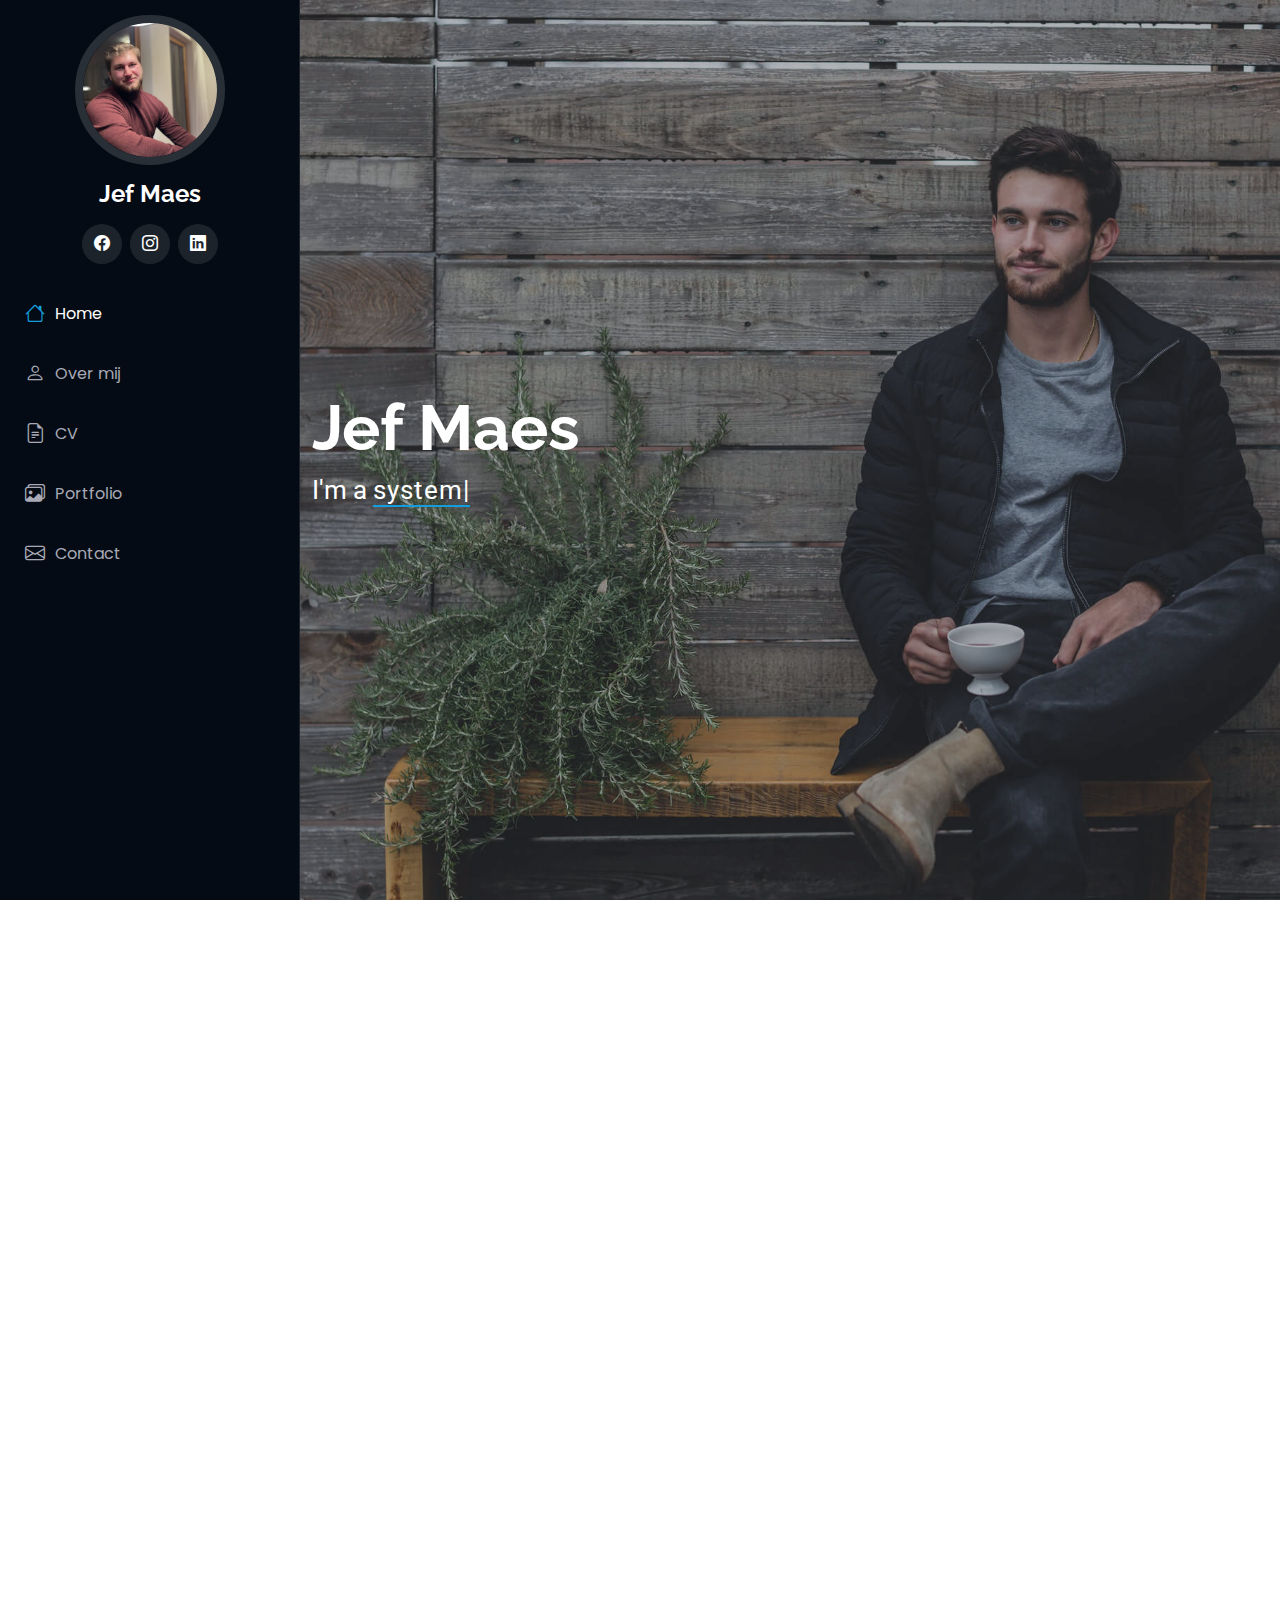
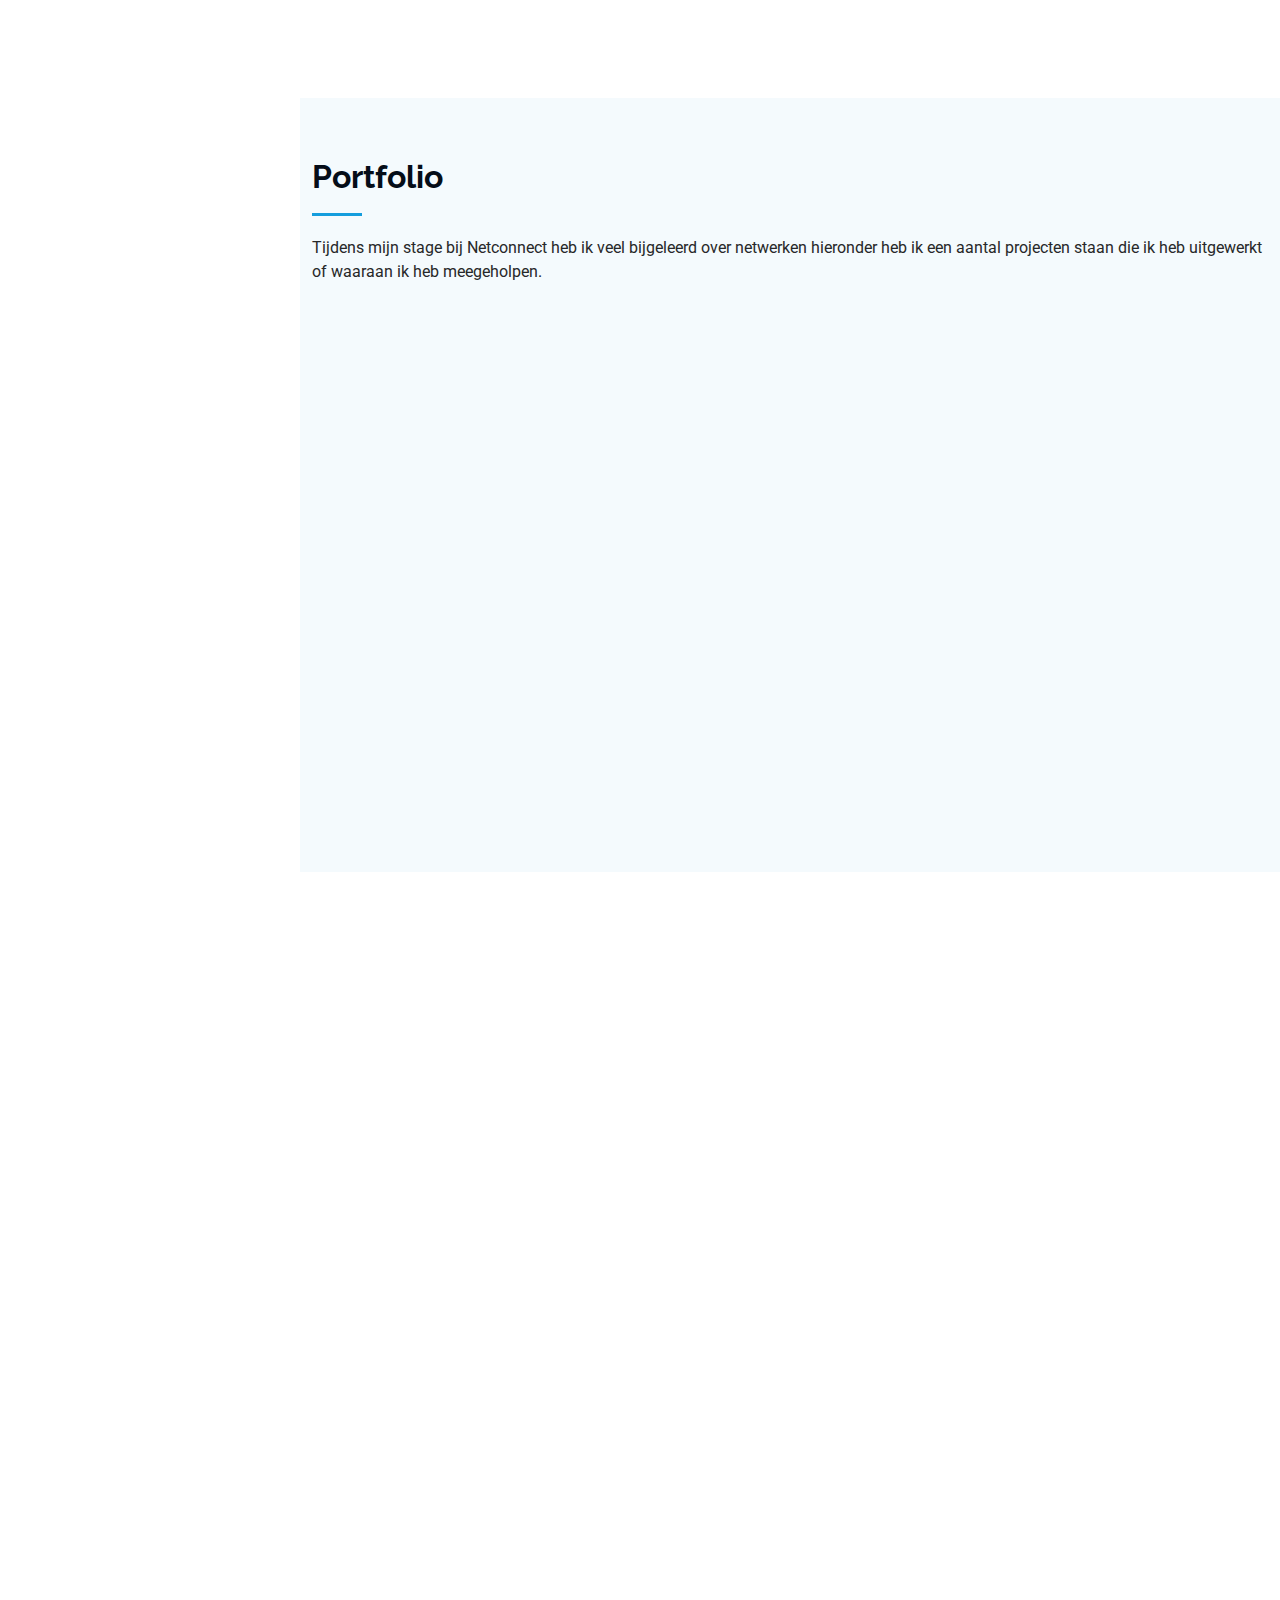
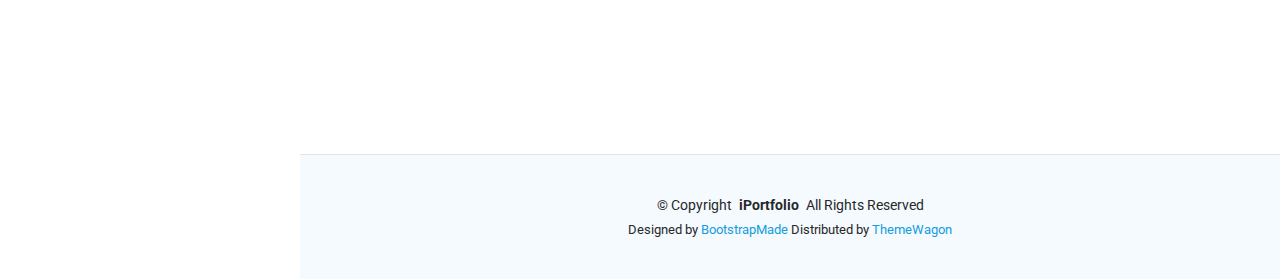
<file: index.html>
<!DOCTYPE html>
<html lang="en">

<head>
  <meta charset="utf-8">
  <meta content="width=device-width, initial-scale=1.0" name="viewport">
  <title>Portfolio - Jef Maes</title>
  <meta content="" name="description">
  <meta content="" name="keywords">

  <!-- Favicons -->
  <link href="assets/img/my-profile-img.jpg" rel="icon">
  <link href="assets/img/apple-touch-icon.png" rel="apple-touch-icon">

  <!-- Fonts -->
  <link href="https://fonts.googleapis.com" rel="preconnect">
  <link href="https://fonts.gstatic.com" rel="preconnect" crossorigin>
  <link href="https://fonts.googleapis.com/css2?family=Roboto:ital,wght@0,100;0,300;0,400;0,500;0,700;0,900;1,100;1,300;1,400;1,500;1,700;1,900&family=Poppins:ital,wght@0,100;0,200;0,300;0,400;0,500;0,600;0,700;0,800;0,900;1,100;1,200;1,300;1,400;1,500;1,600;1,700;1,800;1,900&family=Raleway:ital,wght@0,100;0,200;0,300;0,400;0,500;0,600;0,700;0,800;0,900;1,100;1,200;1,300;1,400;1,500;1,600;1,700;1,800;1,900&display=swap" rel="stylesheet">

  <!-- Vendor CSS Files -->
  <link href="assets/vendor/bootstrap/css/bootstrap.min.css" rel="stylesheet">
  <link href="assets/vendor/bootstrap-icons/bootstrap-icons.css" rel="stylesheet">
  <link href="assets/vendor/aos/aos.css" rel="stylesheet">
  <link href="assets/vendor/glightbox/css/glightbox.min.css" rel="stylesheet">
  <link href="assets/vendor/swiper/swiper-bundle.min.css" rel="stylesheet">

  <!-- Main CSS File -->
  <link href="assets/css/main.css" rel="stylesheet">

  <!-- =======================================================
  * Template Name: iPortfolio
  * Template URL: https://bootstrapmade.com/iportfolio-bootstrap-portfolio-websites-template/
  * Updated: Jun 29 2024 with Bootstrap v5.3.3
  * Author: BootstrapMade.com
  * License: https://bootstrapmade.com/license/
  ======================================================== -->
</head>

<body class="index-page">

  <header id="header" class="header dark-background d-flex flex-column">
    <i class="header-toggle d-xl-none bi bi-list"></i>

    <div class="profile-img">
      <img src="assets/img/my-profile-img.jpg" alt="" class="img-fluid rounded-circle">
    </div>

    <a href="index.html" class="logo d-flex align-items-center justify-content-center">
      <!-- Uncomment the line below if you also wish to use an image logo -->
      <!-- <img src="assets/img/logo.png" alt=""> -->
      <h1 class="sitename">Jef Maes</h1>
    </a>

    <div class="social-links text-center">
      <a href="https://www.facebook.com/jef.maes.52" class="facebook"><i class="bi bi-facebook"></i></a>
      <a href="https://www.instagram.com/jef_maes229/" class="instagram"><i class="bi bi-instagram"></i></a>
      <a href="https://www.linkedin.com/in/jef-maes-78990a292/" class="linkedin"><i class="bi bi-linkedin"></i></a>
    </div>

    <nav id="navmenu" class="navmenu">
      <ul>
        <li><a href="#hero" class="active"><i class="bi bi-house navicon"></i>Home</a></li>
        <li><a href="#about"><i class="bi bi-person navicon"></i> Over mij</a></li>
        <li><a href="#resume"><i class="bi bi-file-earmark-text navicon"></i> CV</a></li>
        <li><a href="#portfolio"><i class="bi bi-images navicon"></i> Portfolio</a></li>
        <li><a href="#contact"><i class="bi bi-envelope navicon"></i> Contact</a></li>
      </ul>
    </nav>

  </header>

  <main class="main">

    <!-- Hero Section -->
    <section id="hero" class="hero section dark-background">

      <img src="assets/img/hero-bg.jpg" alt="" data-aos="fade-in" class="">

      <div class="container" data-aos="fade-up" data-aos-delay="100">
        <h2>Jef Maes</h2>
        <p>I'm a <span class="typed" data-typed-items="system engineer, network engineer"></span><span class="typed-cursor typed-cursor--blink" aria-hidden="true"></span><span class="typed-cursor typed-cursor--blink" aria-hidden="true"></span></p>
      </div>

    </section><!-- /Hero Section -->

    <!-- About Section -->
    <section id="about" class="about section">

      <!-- Section Title -->
      <div class="container section-title" data-aos="fade-up">
        <h2>Over mij</h2>
        <p>Hallo, ik ben Jef Maes – bijna afgestudeerd in Systeem- en Netwerkbeheer. Met ervaring in systeembeheer, netwerkinstallaties en troubleshooting help ik mee aan stabiele en veilige IT-omgevingen.</p>
      </div><!-- End Section Title -->

      <div class="container" data-aos="fade-up" data-aos-delay="100">

        <div class="row gy-4 justify-content-center">
          <div class="col-lg-4">
            <img src="assets/img/my-profile-img.jpg" class="img-fluid" alt="">
          </div>
          <div class="col-lg-8 content">
            <h2>Systeem- en netwerkbeheerder</h2>
            <p class="py-3">
              Ik ben Jef Maes, 23 jaar en in de afrondende fase van mijn opleiding Systeem- en Netwerkbeheer aan Thomas More Geel. 
              Tijdens mijn 14 weken durende stage bij Netconnect kreeg ik de kans om zelfstandig aan projecten te werken zoals het configureren van Ruckus-switches, 
              het opzetten van VPN-tunnels en SSO-integratie met Microsoft en Fortigate.
            </p>
            <div class="row">
              <div class="col-lg-6">
                <ul>
                  <li><i class="bi bi-chevron-right"></i> <strong>Geboortedatum:</strong> <span>1 Juli 2001</span></li>
                  <li><i class="bi bi-chevron-right"></i> <strong>GSM nummer:</strong> <span>+32 468 32 83 45</span></li>
                  <li><i class="bi bi-chevron-right"></i> <strong>Woonplaats:</strong> <span>Poederlee, Antwerpen</span></li>
                </ul>
              </div>
              <div class="col-lg-6">
                <ul>
                  <li><i class="bi bi-chevron-right"></i> <strong>Leeftijd:</strong> <span>23</span></li>
                  <li><i class="bi bi-chevron-right"></i> <strong>Diploma:</strong> <span>Graduaat</span></li>
                  <li><i class="bi bi-chevron-right"></i> <strong>Email:</strong> <span>jefmaes@telenet.be</span></li>
                </ul>
              </div>
            </div>
            <p class="py-3">
              Daarvoor werkte ik twee jaar bij DNCS als technieker in camerabewaking en toegangscontrole. 
              Deze combinatie van praktijkervaring en opleiding geeft me een sterk profiel, met focus op Windows- en cloudomgevingen. 
              Ik hou ervan om problemen efficiënt op te lossen, gestructureerd te werken en bij te leren in een professionele IT-context.
            </p>
          </div>
        </div>

      </div>

    </section><!-- /About Section -->

    <!-- Skills Section -->
    <section id="skills" class="skills section light-background">

      <!-- Section Title -->
      <div class="container section-title" data-aos="fade-up">
        <h2>Vaardigheden</h2>
      </div><!-- End Section Title -->

      <div class="container" data-aos="fade-up" data-aos-delay="100">

        <div class="row skills-content skills-animation">

          <div class="col-lg-6">

            <div class="progress">
              <span class="skill"><span>windows</span> <i class="val">75%</i></span>
              <div class="progress-bar-wrap">
                <div class="progress-bar" role="progressbar" aria-valuenow="75" aria-valuemin="0" aria-valuemax="100"></div>
              </div>
            </div><!-- End Skills Item -->

            <div class="progress">
              <span class="skill"><span>Linux</span> <i class="val">65%</i></span>
              <div class="progress-bar-wrap">
                <div class="progress-bar" role="progressbar" aria-valuenow="65" aria-valuemin="0" aria-valuemax="100"></div>
              </div>
            </div><!-- End Skills Item -->

            <div class="progress">
              <span class="skill"><span>AWS cloud</span> <i class="val">75%</i></span>
              <div class="progress-bar-wrap">
                <div class="progress-bar" role="progressbar" aria-valuenow="75" aria-valuemin="0" aria-valuemax="100"></div>
              </div>
            </div><!-- End Skills Item -->

          </div>

          <div class="col-lg-6">

            <div class="progress">
              <span class="skill"><span>CCNA</span> <i class="val">70%</i></span>
              <div class="progress-bar-wrap">
                <div class="progress-bar" role="progressbar" aria-valuenow="70" aria-valuemin="0" aria-valuemax="100"></div>
              </div>
            </div><!-- End Skills Item -->

            <div class="progress">
              <span class="skill"><span>Microsoft Entra</span> <i class="val">30%</i></span>
              <div class="progress-bar-wrap">
                <div class="progress-bar" role="progressbar" aria-valuenow="30" aria-valuemin="0" aria-valuemax="100"></div>
              </div>
            </div><!-- End Skills Item -->

            <div class="progress">
              <span class="skill"><span>mikrotik</span> <i class="val">30%</i></span>
              <div class="progress-bar-wrap">
                <div class="progress-bar" role="progressbar" aria-valuenow="30" aria-valuemin="0" aria-valuemax="100"></div>
              </div>
            </div><!-- End Skills Item -->

          </div>

        </div>

      </div>

    </section><!-- /Skills Section -->

    <!-- Resume Section -->
    <section id="resume" class="resume section">

      <!-- Section Title -->
      <div class="container section-title" data-aos="fade-up">
        <h2>CV</h2>
      </div><!-- End Section Title -->

      <div class="container">

        <div class="row">

          <div class="col-lg-6" data-aos="fade-up" data-aos-delay="100">
            <h3 class="resume-title">Inleiding</h3>
            <div class="resume-item pb-0">
              <h4>Jef Maes</h4>
              <p><em>Gedreven IT-professional in de laatste fase van de opleiding Systeem- en Netwerkbeheer. Praktijkervaring met netwerkconfiguratie, troubleshooting en Windows-omgevingen via stage bij Netconnect en eerdere job bij DNCS. Sterk in oplossingsgericht werken en teamwork.</em></p>
              <ul>
                <li>Dorp 67, 2275 Poederlee</li>
                <li>+32 468 32 83 45</li>
                <li>Jef Maes</li>
              </ul>
            </div><!-- Edn Resume Item -->

            <h3 class="resume-title">Opleidingen</h3>
            <div class="resume-item">
              <h4>bachelor elektronica ict</h4>
              <h5>2019 - 2021</h5>
              <p><em>AP hogeschool</em></p>
            </div><!-- Edn Resume Item -->

            <div class="resume-item">
              <h4>Graduaat Systeem- en netwerkbeheer</h4>
              <h5>2023 - 2025</h5>
              <p><em>Thomas More hogeschool Geel</em></p>
            </div><!-- Edn Resume Item -->

            <h3 class="resume-title">Vrije tijd</h3>
            <div class="resume-item">
              <h4>Scouts</h4>
              <ul>
                <p>Na 18 jaar in de scouts, waarvan 6 als leiding, ontwikkelde ik waardevolle soft skills in samenwerking en verantwoordelijkheid. Als kassier gedurende drie jaar, verwierf ik expertise in het organiseren van projecten zoals kampen en fuiven, met sterke coördinatie- en logistieke vaardigheden.</p>
              </ul>
            </div><!-- Edn Resume Item -->

          </div>

          <div class="col-lg-6" data-aos="fade-up" data-aos-delay="200">
            <h3 class="resume-title">Werkervaring</h3>
            <div class="resume-item">
              <h4>Technieker DNCS</h4>
              <h5>2021-2023</h5>
              <p><em>DNCS Beersebaan 120/2, 2275 Lille </em></p>
              <ul>
                <p>Na twee jaar werkervaring voel ik me helemaal op mijn gemak in een professionele omgeving. Ik heb geleerd hoe ik me kan aanpassen, goed kan samenwerken en mijn taken effectief kan uitvoeren in zo'n setting. Daar heb ik ook meer de hardware kant van netwerken leren kennen, racks en switchen plaatsen. CCTV plaatsen en configureren.</p>
              </ul>
            </div><!-- Edn Resume Item -->

            <div class="resume-item">
              <h4>Kelner</h4>
              <h5>2018-2021 / 2023-heden</h5>
              <p><em>D’Achste Zaligheid | Poederleese weg 111, 2275 Lille</em></p>
              <ul>
                <p>Gedurende 4 jaar als kelner lag mijn focus op verantwoordelijkheid, samenwerking en klantvriendelijkheid. Ik waarborgde nauwkeurigheid en werkte goed in teamverband om consistente, uitstekende service te bieden aan gasten.</p>
              </ul>
            </div><!-- Edn Resume Item -->

          </div>

        </div>

      </div>

    </section><!-- /Resume Section -->
    
    
    <!--Portfolio section-->
    <section id="portfolio" class="portfolio section light-background">

      <!-- Section Title -->
      <div class="container section-title aos-init aos-animate" data-aos="fade-up">
        <h2>Portfolio</h2>
        <p>Tijdens mijn stage bij Netconnect heb ik veel bijgeleerd over netwerken hieronder heb ik een aantal projecten staan die ik heb uitgewerkt of waaraan ik heb meegeholpen.</p>
      </div><!-- End Section Title -->
  
      <div class="container">
  
        <div class="isotope-layout" data-default-filter="*" data-layout="masonry" data-sort="original-order">
    
          <div class="row gy-4 isotope-container" data-aos="fade-up" data-aos-delay="200">
  
            <div class="col-lg-4 col-md-6 portfolio-item isotope-item filter-app">
              <div class="portfolio-content h-100">
                <img src="assets/img/Portfolio/RuckusProject.jpeg" class="img-fluid" alt="">
                <div class="portfolio-info">
                  <h4>Ruckus Project</h4>
                  <p>Project met Ruckus-switches in stack en fiber uplinks</p>
                  <a href="assets/img/Portfolio/RuckusProject.jpeg" title="Ruckus Project" data-gallery="portfolio-gallery-app" class="glightbox preview-link"><i class="bi bi-zoom-in"></i></a>            
                </div>
              </div>
            </div><!-- End Portfolio Item -->

            <div class="col-lg-4 col-md-6 portfolio-item isotope-item filter-product">
              <div class="portfolio-content h-100">
                <img src="assets/img/Portfolio/Mikrotik.jpg" class="img-fluid" alt="">
                <div class="portfolio-info">
                  <h4>Microtik config</h4>
                  <p>configureren van een Mikrotik router, voor gebruik in een hotel</p>
                  <a href="assets/img/Portfolio/Mikrotik.jpg" title="Microtik config" data-gallery="portfolio-gallery-product" class="glightbox preview-link"><i class="bi bi-zoom-in"></i></a>                 
                </div>
              </div>
            </div><!-- End Portfolio Item -->

            <div class="col-lg-4 col-md-6 portfolio-item isotope-item filter-branding">
              <div class="portfolio-content h-100">
                <img src="assets/img/Portfolio/OLVplus.jpeg" class="img-fluid" alt="">
                <div class="portfolio-info">
                  <h4>Netwerk overzetting</h4>
                  <p>Voledig netwerk naar nieuwe apparatuur overzetten </p>
                  <a href="assets/img/Portfolio/OLVplus.jpeg" title="Netwerk overzetting" data-gallery="portfolio-gallery-branding" class="glightbox preview-link"><i class="bi bi-zoom-in"></i></a>
                </div>
              </div>
            </div><!-- End Portfolio Item -->
          </div><!-- End Portfolio Container -->
  
        </div>
  
      </div>
  
    </section>
    
  
    <!-- Contact Section -->
    <section id="contact" class="contact section">

      <!-- Section Title -->
      <div class="container section-title" data-aos="fade-up">
        <h2>Contact</h2>
        <p>Laat gerust een bericht achter, ik neem zo snel mogelijk contact met je op.</p>
      </div><!-- End Section Title -->

      <div class="container" data-aos="fade-up" data-aos-delay="100">

        <div class="row gy-4">

          <div class="col-lg-5">

            <div class="info-wrap">
              <div class="info-item d-flex" data-aos="fade-up" data-aos-delay="200">
                <i class="bi bi-geo-alt flex-shrink-0"></i>
                <div>
                  <h3>Adres</h3>
                  <p>Dorp 67, 2275 Poederlee, Antwerpen België</p>
                </div>
              </div><!-- End Info Item -->

              <div class="info-item d-flex" data-aos="fade-up" data-aos-delay="300">
                <i class="bi bi-telephone flex-shrink-0"></i>
                <div>
                  <h3>GSM nummer</h3>
                  <p>+32 468 32 83 45</p>
                </div>
              </div><!-- End Info Item -->

              <div class="info-item d-flex" data-aos="fade-up" data-aos-delay="400">
                <i class="bi bi-envelope flex-shrink-0"></i>
                <div>
                  <h3>Email</h3>
                  <p>jefmaes@telenet.be</p>
                </div>
              </div><!-- End Info Item -->

              <iframe src="https://www.google.com/maps/embed?pb=!1m18!1m12!1m3!1d2309.7100186224447!2d4.830308511929361!3d51.23030037163378!2m3!1f0!2f0!3f0!3m2!1i1024!2i768!4f13.1!3m3!1m2!1s0x47c152dc2245a3f5%3A0xb572111ef27b5ce5!2sDorp%2067%2C%202275%20Lille!5e1!3m2!1sen!2sbe!4v1748457443963!5m2!1sen!2sbe" frameborder="0" style="border:0; width: 100%; height: 270px;" allowfullscreen="" loading="lazy" referrerpolicy="no-referrer-when-downgrade"></iframe>
            </div>
          </div>

        </div>

      </div>

    </section><!-- /Contact Section -->

  </main>

  <footer id="footer" class="footer position-relative light-background">

    <div class="container">
      <div class="copyright text-center ">
        <p>© <span>Copyright</span> <strong class="px-1 sitename">iPortfolio</strong> <span>All Rights Reserved</span></p>
      </div>
      <div class="credits">
        <!-- All the links in the footer should remain intact. -->
        <!-- You can delete the links only if you've purchased the pro version. -->
        <!-- Licensing information: https://bootstrapmade.com/license/ -->
        <!-- Purchase the pro version with working PHP/AJAX contact form: [buy-url] -->
        Designed by <a href="https://bootstrapmade.com/">BootstrapMade</a> Distributed by <a href="https://themewagon.com">ThemeWagon</a>
      </div>
    </div>

  </footer>

  <!-- Scroll Top -->
  <a href="#" id="scroll-top" class="scroll-top d-flex align-items-center justify-content-center"><i class="bi bi-arrow-up-short"></i></a>

  <!-- Preloader -->
  <div id="preloader"></div>

  <!-- Vendor JS Files -->
  <script src="assets/vendor/bootstrap/js/bootstrap.bundle.min.js"></script>
  <script src="assets/vendor/php-email-form/validate.js"></script>
  <script src="assets/vendor/aos/aos.js"></script>
  <script src="assets/vendor/typed.js/typed.umd.js"></script>
  <script src="assets/vendor/purecounter/purecounter_vanilla.js"></script>
  <script src="assets/vendor/waypoints/noframework.waypoints.js"></script>
  <script src="assets/vendor/glightbox/js/glightbox.min.js"></script>
  <script src="assets/vendor/imagesloaded/imagesloaded.pkgd.min.js"></script>
  <script src="assets/vendor/isotope-layout/isotope.pkgd.min.js"></script>
  <script src="assets/vendor/swiper/swiper-bundle.min.js"></script>

  <!-- Main JS File -->
  <script src="assets/js/main.js"></script>

</body>

</html>
</file>
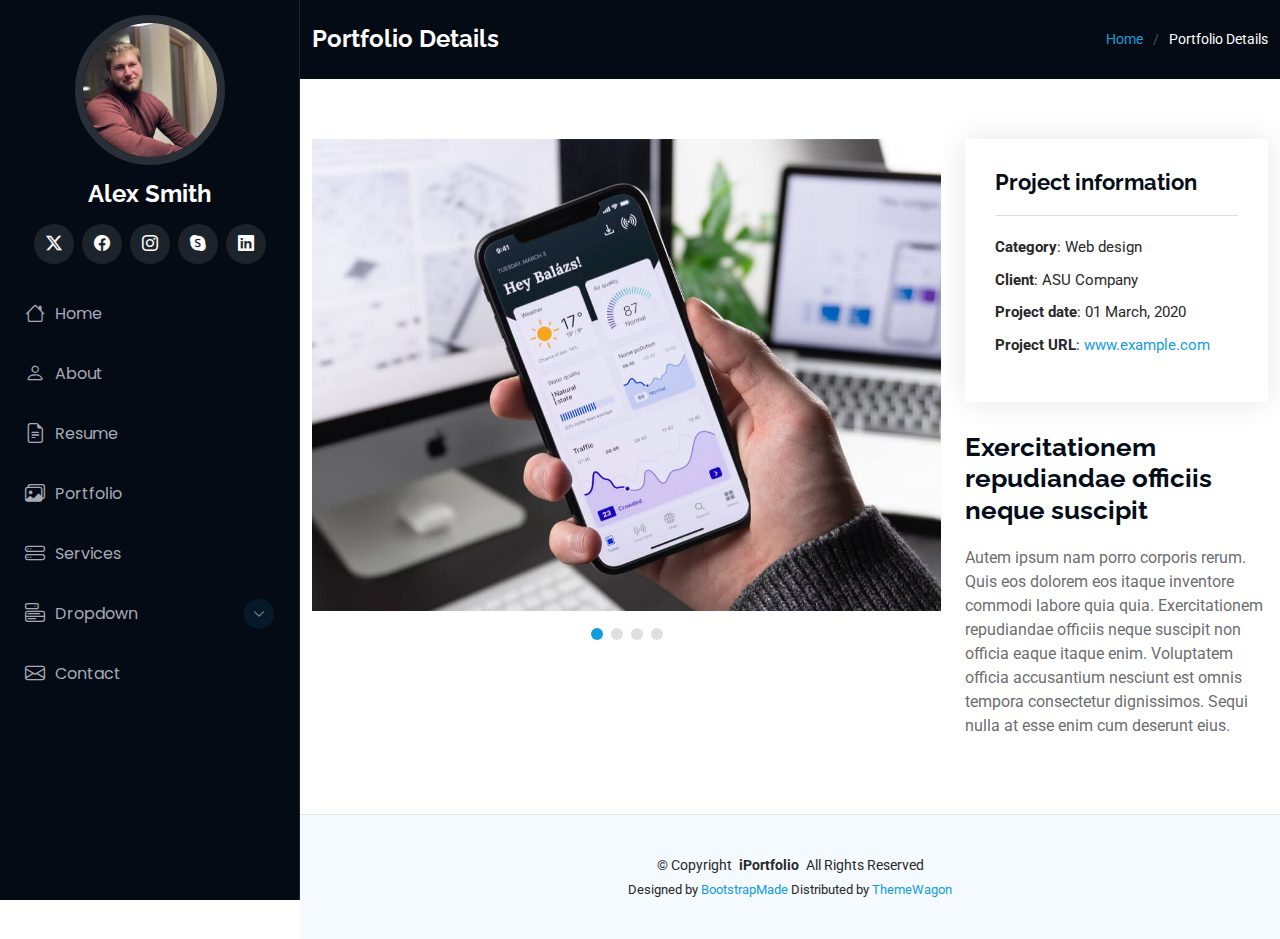
<file: portfolio-details.html>
<!DOCTYPE html>
<html lang="en">

<head>
  <meta charset="utf-8">
  <meta content="width=device-width, initial-scale=1.0" name="viewport">
  <title>Portfolio Details - iPortfolio Bootstrap Template</title>
  <meta content="" name="description">
  <meta content="" name="keywords">

  <!-- Favicons -->
  <link href="assets/img/favicon.png" rel="icon">
  <link href="assets/img/apple-touch-icon.png" rel="apple-touch-icon">

  <!-- Fonts -->
  <link href="https://fonts.googleapis.com" rel="preconnect">
  <link href="https://fonts.gstatic.com" rel="preconnect" crossorigin>
  <link href="https://fonts.googleapis.com/css2?family=Roboto:ital,wght@0,100;0,300;0,400;0,500;0,700;0,900;1,100;1,300;1,400;1,500;1,700;1,900&family=Poppins:ital,wght@0,100;0,200;0,300;0,400;0,500;0,600;0,700;0,800;0,900;1,100;1,200;1,300;1,400;1,500;1,600;1,700;1,800;1,900&family=Raleway:ital,wght@0,100;0,200;0,300;0,400;0,500;0,600;0,700;0,800;0,900;1,100;1,200;1,300;1,400;1,500;1,600;1,700;1,800;1,900&display=swap" rel="stylesheet">

  <!-- Vendor CSS Files -->
  <link href="assets/vendor/bootstrap/css/bootstrap.min.css" rel="stylesheet">
  <link href="assets/vendor/bootstrap-icons/bootstrap-icons.css" rel="stylesheet">
  <link href="assets/vendor/aos/aos.css" rel="stylesheet">
  <link href="assets/vendor/glightbox/css/glightbox.min.css" rel="stylesheet">
  <link href="assets/vendor/swiper/swiper-bundle.min.css" rel="stylesheet">

  <!-- Main CSS File -->
  <link href="assets/css/main.css" rel="stylesheet">

  <!-- =======================================================
  * Template Name: iPortfolio
  * Template URL: https://bootstrapmade.com/iportfolio-bootstrap-portfolio-websites-template/
  * Updated: Jun 29 2024 with Bootstrap v5.3.3
  * Author: BootstrapMade.com
  * License: https://bootstrapmade.com/license/
  ======================================================== -->
</head>

<body class="portfolio-details-page">

  <header id="header" class="header dark-background d-flex flex-column">
    <i class="header-toggle d-xl-none bi bi-list"></i>

    <div class="profile-img">
      <img src="assets/img/my-profile-img.jpg" alt="" class="img-fluid rounded-circle">
    </div>

    <a href="index.html" class="logo d-flex align-items-center justify-content-center">
      <!-- Uncomment the line below if you also wish to use an image logo -->
      <!-- <img src="assets/img/logo.png" alt=""> -->
      <h1 class="sitename">Alex Smith</h1>
    </a>

    <div class="social-links text-center">
      <a href="#" class="twitter"><i class="bi bi-twitter-x"></i></a>
      <a href="#" class="facebook"><i class="bi bi-facebook"></i></a>
      <a href="#" class="instagram"><i class="bi bi-instagram"></i></a>
      <a href="#" class="google-plus"><i class="bi bi-skype"></i></a>
      <a href="#" class="linkedin"><i class="bi bi-linkedin"></i></a>
    </div>

    <nav id="navmenu" class="navmenu">
      <ul>
        <li><a href="#hero"><i class="bi bi-house navicon"></i>Home</a></li>
        <li><a href="#about"><i class="bi bi-person navicon"></i> About</a></li>
        <li><a href="#resume"><i class="bi bi-file-earmark-text navicon"></i> Resume</a></li>
        <li><a href="#portfolio"><i class="bi bi-images navicon"></i> Portfolio</a></li>
        <li><a href="#services"><i class="bi bi-hdd-stack navicon"></i> Services</a></li>
        <li class="dropdown"><a href="#"><i class="bi bi-menu-button navicon"></i> <span>Dropdown</span> <i class="bi bi-chevron-down toggle-dropdown"></i></a>
          <ul>
            <li><a href="#">Dropdown 1</a></li>
            <li class="dropdown"><a href="#"><span>Deep Dropdown</span> <i class="bi bi-chevron-down toggle-dropdown"></i></a>
              <ul>
                <li><a href="#">Deep Dropdown 1</a></li>
                <li><a href="#">Deep Dropdown 2</a></li>
                <li><a href="#">Deep Dropdown 3</a></li>
                <li><a href="#">Deep Dropdown 4</a></li>
                <li><a href="#">Deep Dropdown 5</a></li>
              </ul>
            </li>
            <li><a href="#">Dropdown 2</a></li>
            <li><a href="#">Dropdown 3</a></li>
            <li><a href="#">Dropdown 4</a></li>
          </ul>
        </li>
        <li><a href="#contact"><i class="bi bi-envelope navicon"></i> Contact</a></li>
      </ul>
    </nav>

  </header>

  <main class="main">

    <!-- Page Title -->
    <div class="page-title dark-background">
      <div class="container d-lg-flex justify-content-between align-items-center">
        <h1 class="mb-2 mb-lg-0">Portfolio Details</h1>
        <nav class="breadcrumbs">
          <ol>
            <li><a href="index.html">Home</a></li>
            <li class="current">Portfolio Details</li>
          </ol>
        </nav>
      </div>
    </div><!-- End Page Title -->

    <!-- Portfolio Details Section -->
    <section id="portfolio-details" class="portfolio-details section">

      <div class="container" data-aos="fade-up" data-aos-delay="100">

        <div class="row gy-4">

          <div class="col-lg-8">
            <div class="portfolio-details-slider swiper init-swiper">

              <script type="application/json" class="swiper-config">
                {
                  "loop": true,
                  "speed": 600,
                  "autoplay": {
                    "delay": 5000
                  },
                  "slidesPerView": "auto",
                  "pagination": {
                    "el": ".swiper-pagination",
                    "type": "bullets",
                    "clickable": true
                  }
                }
              </script>

              <div class="swiper-wrapper align-items-center">

                <div class="swiper-slide">
                  <img src="assets/img/portfolio/app-1.jpg" alt="">
                </div>

                <div class="swiper-slide">
                  <img src="assets/img/portfolio/product-1.jpg" alt="">
                </div>

                <div class="swiper-slide">
                  <img src="assets/img/portfolio/branding-1.jpg" alt="">
                </div>

                <div class="swiper-slide">
                  <img src="assets/img/portfolio/books-1.jpg" alt="">
                </div>

              </div>
              <div class="swiper-pagination"></div>
            </div>
          </div>

          <div class="col-lg-4">
            <div class="portfolio-info" data-aos="fade-up" data-aos-delay="200">
              <h3>Project information</h3>
              <ul>
                <li><strong>Category</strong>: Web design</li>
                <li><strong>Client</strong>: ASU Company</li>
                <li><strong>Project date</strong>: 01 March, 2020</li>
                <li><strong>Project URL</strong>: <a href="#">www.example.com</a></li>
              </ul>
            </div>
            <div class="portfolio-description" data-aos="fade-up" data-aos-delay="300">
              <h2>Exercitationem repudiandae officiis neque suscipit</h2>
              <p>
                Autem ipsum nam porro corporis rerum. Quis eos dolorem eos itaque inventore commodi labore quia quia. Exercitationem repudiandae officiis neque suscipit non officia eaque itaque enim. Voluptatem officia accusantium nesciunt est omnis tempora consectetur dignissimos. Sequi nulla at esse enim cum deserunt eius.
              </p>
            </div>
          </div>

        </div>

      </div>

    </section><!-- /Portfolio Details Section -->

  </main>

  <footer id="footer" class="footer position-relative light-background">

    <div class="container">
      <div class="copyright text-center ">
        <p>© <span>Copyright</span> <strong class="px-1 sitename">iPortfolio</strong> <span>All Rights Reserved</span></p>
      </div>
      <div class="credits">
        <!-- All the links in the footer should remain intact. -->
        <!-- You can delete the links only if you've purchased the pro version. -->
        <!-- Licensing information: https://bootstrapmade.com/license/ -->
        <!-- Purchase the pro version with working PHP/AJAX contact form: [buy-url] -->
        Designed by <a href="https://bootstrapmade.com/">BootstrapMade</a> Distributed by <a href="https://themewagon.com">ThemeWagon</a>
      </div>
    </div>

  </footer>

  <!-- Scroll Top -->
  <a href="#" id="scroll-top" class="scroll-top d-flex align-items-center justify-content-center"><i class="bi bi-arrow-up-short"></i></a>

  <!-- Preloader -->
  <div id="preloader"></div>

  <!-- Vendor JS Files -->
  <script src="assets/vendor/bootstrap/js/bootstrap.bundle.min.js"></script>
  <script src="assets/vendor/php-email-form/validate.js"></script>
  <script src="assets/vendor/aos/aos.js"></script>
  <script src="assets/vendor/typed.js/typed.umd.js"></script>
  <script src="assets/vendor/purecounter/purecounter_vanilla.js"></script>
  <script src="assets/vendor/waypoints/noframework.waypoints.js"></script>
  <script src="assets/vendor/glightbox/js/glightbox.min.js"></script>
  <script src="assets/vendor/imagesloaded/imagesloaded.pkgd.min.js"></script>
  <script src="assets/vendor/isotope-layout/isotope.pkgd.min.js"></script>
  <script src="assets/vendor/swiper/swiper-bundle.min.js"></script>

  <!-- Main JS File -->
  <script src="assets/js/main.js"></script>

</body>

</html>
</file>
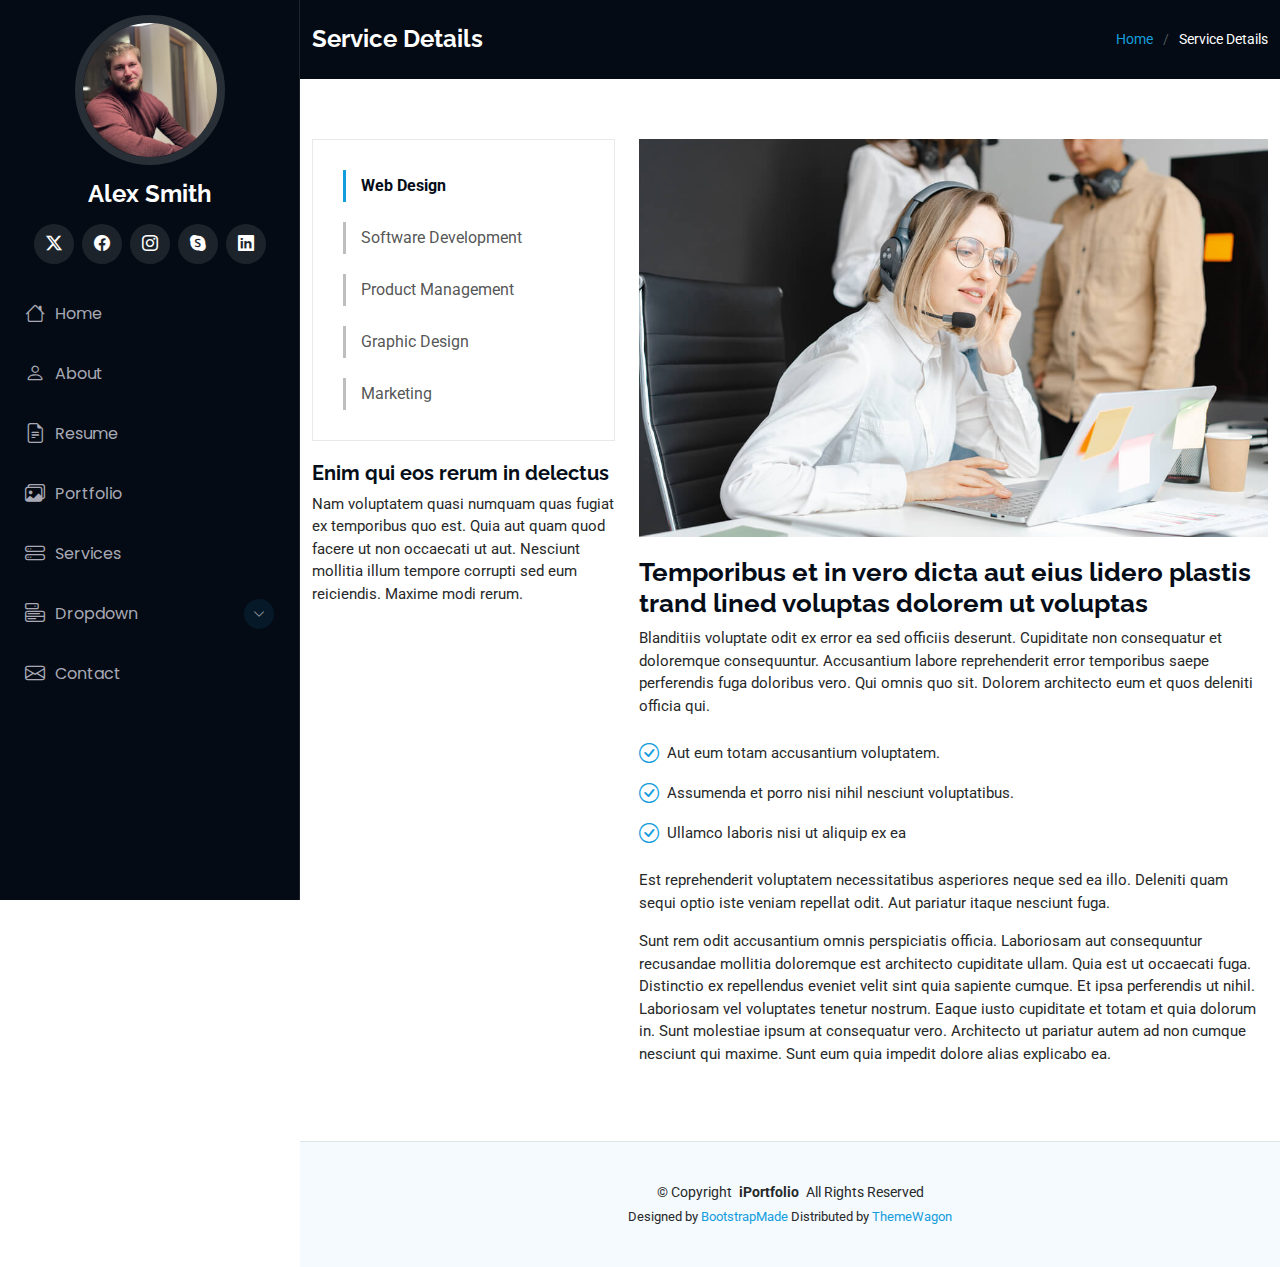
<file: service-details.html>
<!DOCTYPE html>
<html lang="en">

<head>
  <meta charset="utf-8">
  <meta content="width=device-width, initial-scale=1.0" name="viewport">
  <title>Service Details - iPortfolio Bootstrap Template</title>
  <meta content="" name="description">
  <meta content="" name="keywords">

  <!-- Favicons -->
  <link href="assets/img/favicon.png" rel="icon">
  <link href="assets/img/apple-touch-icon.png" rel="apple-touch-icon">

  <!-- Fonts -->
  <link href="https://fonts.googleapis.com" rel="preconnect">
  <link href="https://fonts.gstatic.com" rel="preconnect" crossorigin>
  <link href="https://fonts.googleapis.com/css2?family=Roboto:ital,wght@0,100;0,300;0,400;0,500;0,700;0,900;1,100;1,300;1,400;1,500;1,700;1,900&family=Poppins:ital,wght@0,100;0,200;0,300;0,400;0,500;0,600;0,700;0,800;0,900;1,100;1,200;1,300;1,400;1,500;1,600;1,700;1,800;1,900&family=Raleway:ital,wght@0,100;0,200;0,300;0,400;0,500;0,600;0,700;0,800;0,900;1,100;1,200;1,300;1,400;1,500;1,600;1,700;1,800;1,900&display=swap" rel="stylesheet">

  <!-- Vendor CSS Files -->
  <link href="assets/vendor/bootstrap/css/bootstrap.min.css" rel="stylesheet">
  <link href="assets/vendor/bootstrap-icons/bootstrap-icons.css" rel="stylesheet">
  <link href="assets/vendor/aos/aos.css" rel="stylesheet">
  <link href="assets/vendor/glightbox/css/glightbox.min.css" rel="stylesheet">
  <link href="assets/vendor/swiper/swiper-bundle.min.css" rel="stylesheet">

  <!-- Main CSS File -->
  <link href="assets/css/main.css" rel="stylesheet">

  <!-- =======================================================
  * Template Name: iPortfolio
  * Template URL: https://bootstrapmade.com/iportfolio-bootstrap-portfolio-websites-template/
  * Updated: Jun 29 2024 with Bootstrap v5.3.3
  * Author: BootstrapMade.com
  * License: https://bootstrapmade.com/license/
  ======================================================== -->
</head>

<body class="service-details-page">

  <header id="header" class="header dark-background d-flex flex-column">
    <i class="header-toggle d-xl-none bi bi-list"></i>

    <div class="profile-img">
      <img src="assets/img/my-profile-img.jpg" alt="" class="img-fluid rounded-circle">
    </div>

    <a href="index.html" class="logo d-flex align-items-center justify-content-center">
      <!-- Uncomment the line below if you also wish to use an image logo -->
      <!-- <img src="assets/img/logo.png" alt=""> -->
      <h1 class="sitename">Alex Smith</h1>
    </a>

    <div class="social-links text-center">
      <a href="#" class="twitter"><i class="bi bi-twitter-x"></i></a>
      <a href="#" class="facebook"><i class="bi bi-facebook"></i></a>
      <a href="#" class="instagram"><i class="bi bi-instagram"></i></a>
      <a href="#" class="google-plus"><i class="bi bi-skype"></i></a>
      <a href="#" class="linkedin"><i class="bi bi-linkedin"></i></a>
    </div>

    <nav id="navmenu" class="navmenu">
      <ul>
        <li><a href="#hero"><i class="bi bi-house navicon"></i>Home</a></li>
        <li><a href="#about"><i class="bi bi-person navicon"></i> About</a></li>
        <li><a href="#resume"><i class="bi bi-file-earmark-text navicon"></i> Resume</a></li>
        <li><a href="#portfolio"><i class="bi bi-images navicon"></i> Portfolio</a></li>
        <li><a href="#services"><i class="bi bi-hdd-stack navicon"></i> Services</a></li>
        <li class="dropdown"><a href="#"><i class="bi bi-menu-button navicon"></i> <span>Dropdown</span> <i class="bi bi-chevron-down toggle-dropdown"></i></a>
          <ul>
            <li><a href="#">Dropdown 1</a></li>
            <li class="dropdown"><a href="#"><span>Deep Dropdown</span> <i class="bi bi-chevron-down toggle-dropdown"></i></a>
              <ul>
                <li><a href="#">Deep Dropdown 1</a></li>
                <li><a href="#">Deep Dropdown 2</a></li>
                <li><a href="#">Deep Dropdown 3</a></li>
                <li><a href="#">Deep Dropdown 4</a></li>
                <li><a href="#">Deep Dropdown 5</a></li>
              </ul>
            </li>
            <li><a href="#">Dropdown 2</a></li>
            <li><a href="#">Dropdown 3</a></li>
            <li><a href="#">Dropdown 4</a></li>
          </ul>
        </li>
        <li><a href="#contact"><i class="bi bi-envelope navicon"></i> Contact</a></li>
      </ul>
    </nav>

  </header>

  <main class="main">

    <!-- Page Title -->
    <div class="page-title dark-background">
      <div class="container d-lg-flex justify-content-between align-items-center">
        <h1 class="mb-2 mb-lg-0">Service Details</h1>
        <nav class="breadcrumbs">
          <ol>
            <li><a href="index.html">Home</a></li>
            <li class="current">Service Details</li>
          </ol>
        </nav>
      </div>
    </div><!-- End Page Title -->

    <!-- Service Details Section -->
    <section id="service-details" class="service-details section">

      <div class="container">

        <div class="row gy-4">

          <div class="col-lg-4" data-aos="fade-up" data-aos-delay="100">
            <div class="services-list">
              <a href="#" class="active">Web Design</a>
              <a href="#">Software Development</a>
              <a href="#">Product Management</a>
              <a href="#">Graphic Design</a>
              <a href="#">Marketing</a>
            </div>

            <h4>Enim qui eos rerum in delectus</h4>
            <p>Nam voluptatem quasi numquam quas fugiat ex temporibus quo est. Quia aut quam quod facere ut non occaecati ut aut. Nesciunt mollitia illum tempore corrupti sed eum reiciendis. Maxime modi rerum.</p>
          </div>

          <div class="col-lg-8" data-aos="fade-up" data-aos-delay="200">
            <img src="assets/img/services.jpg" alt="" class="img-fluid services-img">
            <h3>Temporibus et in vero dicta aut eius lidero plastis trand lined voluptas dolorem ut voluptas</h3>
            <p>
              Blanditiis voluptate odit ex error ea sed officiis deserunt. Cupiditate non consequatur et doloremque consequuntur. Accusantium labore reprehenderit error temporibus saepe perferendis fuga doloribus vero. Qui omnis quo sit. Dolorem architecto eum et quos deleniti officia qui.
            </p>
            <ul>
              <li><i class="bi bi-check-circle"></i> <span>Aut eum totam accusantium voluptatem.</span></li>
              <li><i class="bi bi-check-circle"></i> <span>Assumenda et porro nisi nihil nesciunt voluptatibus.</span></li>
              <li><i class="bi bi-check-circle"></i> <span>Ullamco laboris nisi ut aliquip ex ea</span></li>
            </ul>
            <p>
              Est reprehenderit voluptatem necessitatibus asperiores neque sed ea illo. Deleniti quam sequi optio iste veniam repellat odit. Aut pariatur itaque nesciunt fuga.
            </p>
            <p>
              Sunt rem odit accusantium omnis perspiciatis officia. Laboriosam aut consequuntur recusandae mollitia doloremque est architecto cupiditate ullam. Quia est ut occaecati fuga. Distinctio ex repellendus eveniet velit sint quia sapiente cumque. Et ipsa perferendis ut nihil. Laboriosam vel voluptates tenetur nostrum. Eaque iusto cupiditate et totam et quia dolorum in. Sunt molestiae ipsum at consequatur vero. Architecto ut pariatur autem ad non cumque nesciunt qui maxime. Sunt eum quia impedit dolore alias explicabo ea.
            </p>
          </div>

        </div>

      </div>

    </section><!-- /Service Details Section -->

  </main>

  <footer id="footer" class="footer position-relative light-background">

    <div class="container">
      <div class="copyright text-center ">
        <p>© <span>Copyright</span> <strong class="px-1 sitename">iPortfolio</strong> <span>All Rights Reserved</span></p>
      </div>
      <div class="credits">
        <!-- All the links in the footer should remain intact. -->
        <!-- You can delete the links only if you've purchased the pro version. -->
        <!-- Licensing information: https://bootstrapmade.com/license/ -->
        <!-- Purchase the pro version with working PHP/AJAX contact form: [buy-url] -->
        Designed by <a href="https://bootstrapmade.com/">BootstrapMade</a> Distributed by <a href="https://themewagon.com">ThemeWagon</a>
      </div>
    </div>

  </footer>

  <!-- Scroll Top -->
  <a href="#" id="scroll-top" class="scroll-top d-flex align-items-center justify-content-center"><i class="bi bi-arrow-up-short"></i></a>

  <!-- Preloader -->
  <div id="preloader"></div>

  <!-- Vendor JS Files -->
  <script src="assets/vendor/bootstrap/js/bootstrap.bundle.min.js"></script>
  <script src="assets/vendor/php-email-form/validate.js"></script>
  <script src="assets/vendor/aos/aos.js"></script>
  <script src="assets/vendor/typed.js/typed.umd.js"></script>
  <script src="assets/vendor/purecounter/purecounter_vanilla.js"></script>
  <script src="assets/vendor/waypoints/noframework.waypoints.js"></script>
  <script src="assets/vendor/glightbox/js/glightbox.min.js"></script>
  <script src="assets/vendor/imagesloaded/imagesloaded.pkgd.min.js"></script>
  <script src="assets/vendor/isotope-layout/isotope.pkgd.min.js"></script>
  <script src="assets/vendor/swiper/swiper-bundle.min.js"></script>

  <!-- Main JS File -->
  <script src="assets/js/main.js"></script>

</body>

</html>
</file>
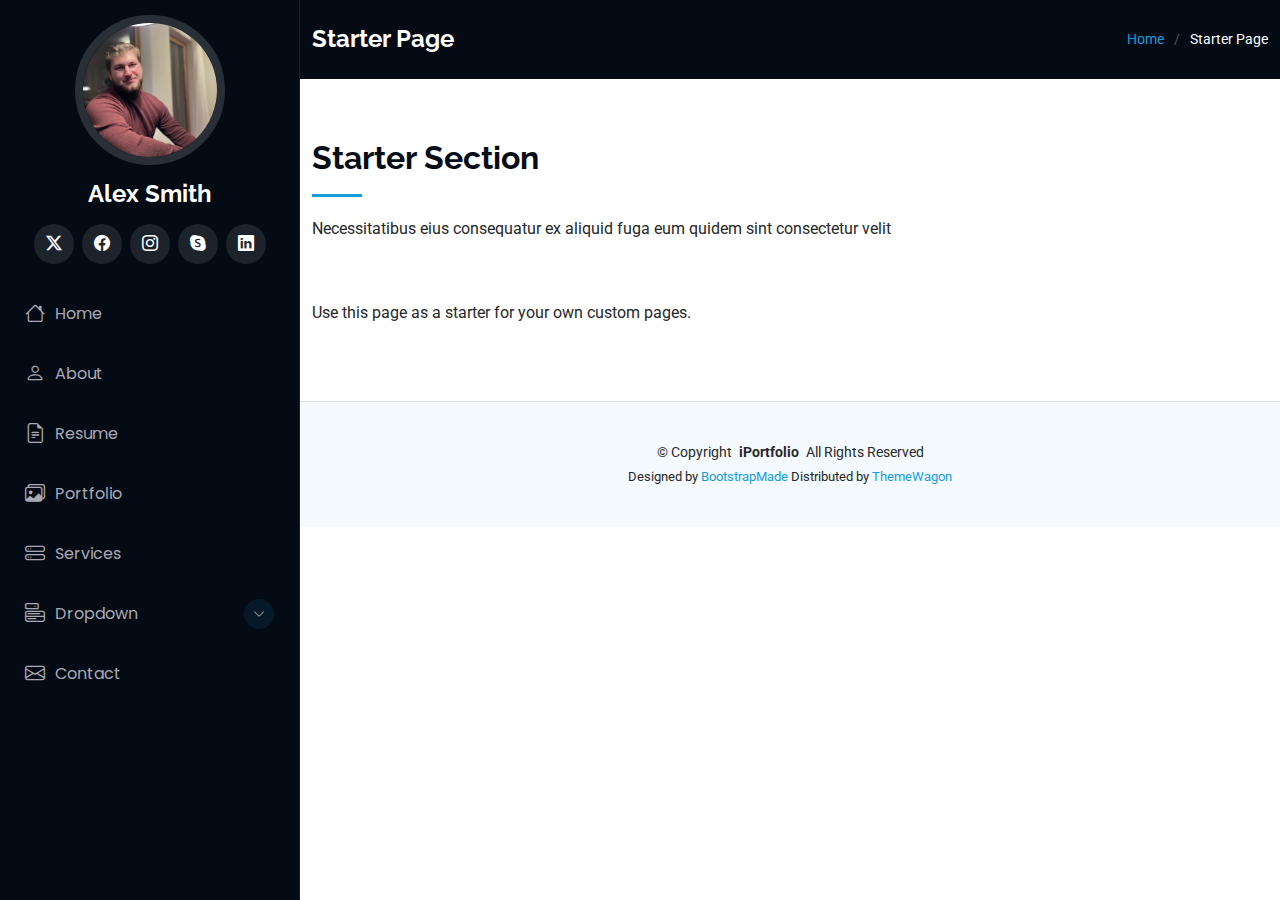
<file: starter-page.html>
<!DOCTYPE html>
<html lang="en">

<head>
  <meta charset="utf-8">
  <meta content="width=device-width, initial-scale=1.0" name="viewport">
  <title>Starter Page - iPortfolio Bootstrap Template</title>
  <meta content="" name="description">
  <meta content="" name="keywords">

  <!-- Favicons -->
  <link href="assets/img/favicon.png" rel="icon">
  <link href="assets/img/apple-touch-icon.png" rel="apple-touch-icon">

  <!-- Fonts -->
  <link href="https://fonts.googleapis.com" rel="preconnect">
  <link href="https://fonts.gstatic.com" rel="preconnect" crossorigin>
  <link href="https://fonts.googleapis.com/css2?family=Roboto:ital,wght@0,100;0,300;0,400;0,500;0,700;0,900;1,100;1,300;1,400;1,500;1,700;1,900&family=Poppins:ital,wght@0,100;0,200;0,300;0,400;0,500;0,600;0,700;0,800;0,900;1,100;1,200;1,300;1,400;1,500;1,600;1,700;1,800;1,900&family=Raleway:ital,wght@0,100;0,200;0,300;0,400;0,500;0,600;0,700;0,800;0,900;1,100;1,200;1,300;1,400;1,500;1,600;1,700;1,800;1,900&display=swap" rel="stylesheet">

  <!-- Vendor CSS Files -->
  <link href="assets/vendor/bootstrap/css/bootstrap.min.css" rel="stylesheet">
  <link href="assets/vendor/bootstrap-icons/bootstrap-icons.css" rel="stylesheet">
  <link href="assets/vendor/aos/aos.css" rel="stylesheet">
  <link href="assets/vendor/glightbox/css/glightbox.min.css" rel="stylesheet">
  <link href="assets/vendor/swiper/swiper-bundle.min.css" rel="stylesheet">

  <!-- Main CSS File -->
  <link href="assets/css/main.css" rel="stylesheet">

  <!-- =======================================================
  * Template Name: iPortfolio
  * Template URL: https://bootstrapmade.com/iportfolio-bootstrap-portfolio-websites-template/
  * Updated: Jun 29 2024 with Bootstrap v5.3.3
  * Author: BootstrapMade.com
  * License: https://bootstrapmade.com/license/
  ======================================================== -->
</head>

<body class="starter-page-page">

  <header id="header" class="header dark-background d-flex flex-column">
    <i class="header-toggle d-xl-none bi bi-list"></i>

    <div class="profile-img">
      <img src="assets/img/my-profile-img.jpg" alt="" class="img-fluid rounded-circle">
    </div>

    <a href="index.html" class="logo d-flex align-items-center justify-content-center">
      <!-- Uncomment the line below if you also wish to use an image logo -->
      <!-- <img src="assets/img/logo.png" alt=""> -->
      <h1 class="sitename">Alex Smith</h1>
    </a>

    <div class="social-links text-center">
      <a href="#" class="twitter"><i class="bi bi-twitter-x"></i></a>
      <a href="#" class="facebook"><i class="bi bi-facebook"></i></a>
      <a href="#" class="instagram"><i class="bi bi-instagram"></i></a>
      <a href="#" class="google-plus"><i class="bi bi-skype"></i></a>
      <a href="#" class="linkedin"><i class="bi bi-linkedin"></i></a>
    </div>

    <nav id="navmenu" class="navmenu">
      <ul>
        <li><a href="#hero"><i class="bi bi-house navicon"></i>Home</a></li>
        <li><a href="#about"><i class="bi bi-person navicon"></i> About</a></li>
        <li><a href="#resume"><i class="bi bi-file-earmark-text navicon"></i> Resume</a></li>
        <li><a href="#portfolio"><i class="bi bi-images navicon"></i> Portfolio</a></li>
        <li><a href="#services"><i class="bi bi-hdd-stack navicon"></i> Services</a></li>
        <li class="dropdown"><a href="#"><i class="bi bi-menu-button navicon"></i> <span>Dropdown</span> <i class="bi bi-chevron-down toggle-dropdown"></i></a>
          <ul>
            <li><a href="#">Dropdown 1</a></li>
            <li class="dropdown"><a href="#"><span>Deep Dropdown</span> <i class="bi bi-chevron-down toggle-dropdown"></i></a>
              <ul>
                <li><a href="#">Deep Dropdown 1</a></li>
                <li><a href="#">Deep Dropdown 2</a></li>
                <li><a href="#">Deep Dropdown 3</a></li>
                <li><a href="#">Deep Dropdown 4</a></li>
                <li><a href="#">Deep Dropdown 5</a></li>
              </ul>
            </li>
            <li><a href="#">Dropdown 2</a></li>
            <li><a href="#">Dropdown 3</a></li>
            <li><a href="#">Dropdown 4</a></li>
          </ul>
        </li>
        <li><a href="#contact"><i class="bi bi-envelope navicon"></i> Contact</a></li>
      </ul>
    </nav>

  </header>

  <main class="main">

    <!-- Page Title -->
    <div class="page-title dark-background">
      <div class="container d-lg-flex justify-content-between align-items-center">
        <h1 class="mb-2 mb-lg-0">Starter Page</h1>
        <nav class="breadcrumbs">
          <ol>
            <li><a href="index.html">Home</a></li>
            <li class="current">Starter Page</li>
          </ol>
        </nav>
      </div>
    </div><!-- End Page Title -->

    <!-- Starter Section Section -->
    <section id="starter-section" class="starter-section section">

      <!-- Section Title -->
      <div class="container section-title" data-aos="fade-up">
        <h2>Starter Section</h2>
        <p>Necessitatibus eius consequatur ex aliquid fuga eum quidem sint consectetur velit</p>
      </div><!-- End Section Title -->

      <div class="container" data-aos="fade-up">
        <p>Use this page as a starter for your own custom pages.</p>
      </div>

    </section><!-- /Starter Section Section -->

  </main>

  <footer id="footer" class="footer position-relative light-background">

    <div class="container">
      <div class="copyright text-center ">
        <p>© <span>Copyright</span> <strong class="px-1 sitename">iPortfolio</strong> <span>All Rights Reserved</span></p>
      </div>
      <div class="credits">
        <!-- All the links in the footer should remain intact. -->
        <!-- You can delete the links only if you've purchased the pro version. -->
        <!-- Licensing information: https://bootstrapmade.com/license/ -->
        <!-- Purchase the pro version with working PHP/AJAX contact form: [buy-url] -->
        Designed by <a href="https://bootstrapmade.com/">BootstrapMade</a> Distributed by <a href="https://themewagon.com">ThemeWagon</a>
      </div>
    </div>

  </footer>

  <!-- Scroll Top -->
  <a href="#" id="scroll-top" class="scroll-top d-flex align-items-center justify-content-center"><i class="bi bi-arrow-up-short"></i></a>

  <!-- Preloader -->
  <div id="preloader"></div>

  <!-- Vendor JS Files -->
  <script src="assets/vendor/bootstrap/js/bootstrap.bundle.min.js"></script>
  <script src="assets/vendor/php-email-form/validate.js"></script>
  <script src="assets/vendor/aos/aos.js"></script>
  <script src="assets/vendor/typed.js/typed.umd.js"></script>
  <script src="assets/vendor/purecounter/purecounter_vanilla.js"></script>
  <script src="assets/vendor/waypoints/noframework.waypoints.js"></script>
  <script src="assets/vendor/glightbox/js/glightbox.min.js"></script>
  <script src="assets/vendor/imagesloaded/imagesloaded.pkgd.min.js"></script>
  <script src="assets/vendor/isotope-layout/isotope.pkgd.min.js"></script>
  <script src="assets/vendor/swiper/swiper-bundle.min.js"></script>

  <!-- Main JS File -->
  <script src="assets/js/main.js"></script>

</body>

</html>
</file>
<file: assets/css/main.css>
/**
* Template Name: iPortfolio
* Template URL: https://bootstrapmade.com/iportfolio-bootstrap-portfolio-websites-template/
* Updated: Jun 29 2024 with Bootstrap v5.3.3
* Author: BootstrapMade.com
* License: https://bootstrapmade.com/license/
*/

/*--------------------------------------------------------------
# Font & Color Variables
# Help: https://bootstrapmade.com/color-system/
--------------------------------------------------------------*/
/* Fonts */
:root {
  --default-font: "Roboto",  system-ui, -apple-system, "Segoe UI", Roboto, "Helvetica Neue", Arial, "Noto Sans", "Liberation Sans", sans-serif, "Apple Color Emoji", "Segoe UI Emoji", "Segoe UI Symbol", "Noto Color Emoji";
  --heading-font: "Raleway",  sans-serif;
  --nav-font: "Poppins",  sans-serif;
}

/* Global Colors - The following color variables are used throughout the website. Updating them here will change the color scheme of the entire website */
:root { 
  --background-color: #ffffff; /* Background color for the entire website, including individual sections */
  --default-color: #272829; /* Default color used for the majority of the text content across the entire website */
  --heading-color: #050d18; /* Color for headings, subheadings and title throughout the website */
  --accent-color: #149ddd; /* Accent color that represents your brand on the website. It's used for buttons, links, and other elements that need to stand out */
  --surface-color: #ffffff; /* The surface color is used as a background of boxed elements within sections, such as cards, icon boxes, or other elements that require a visual separation from the global background. */
  --contrast-color: #ffffff; /* Contrast color for text, ensuring readability against backgrounds of accent, heading, or default colors. */
}

/* Nav Menu Colors - The following color variables are used specifically for the navigation menu. They are separate from the global colors to allow for more customization options */
:root {
  --nav-color: #a8a9b4;  /* The default color of the main navmenu links */
  --nav-hover-color: #ffffff; /* Applied to main navmenu links when they are hovered over or active */
  --nav-mobile-background-color: #040b14; /* Used as the background color for mobile navigation menu */
  --nav-dropdown-background-color: #040b14; /* Used as the background color for dropdown items that appear when hovering over primary navigation items */
  --nav-dropdown-color: #a8a9b4; /* Used for navigation links of the dropdown items in the navigation menu. */
  --nav-dropdown-hover-color: #ffffff; /* Similar to --nav-hover-color, this color is applied to dropdown navigation links when they are hovered over. */
}

/* Color Presets - These classes override global colors when applied to any section or element, providing reuse of the sam color scheme. */

.light-background {
  --background-color: #f4fafd;
  --surface-color: #ffffff;
}

.dark-background {
  --background-color: #040b14;
  --default-color: #ffffff;
  --heading-color: #ffffff;
  --surface-color: #151f2b;
  --contrast-color: #ffffff;
}

/* Smooth scroll */
:root {
  scroll-behavior: smooth;
}

/*--------------------------------------------------------------
# General Styling & Shared Classes
--------------------------------------------------------------*/
body {
  color: var(--default-color);
  background-color: var(--background-color);
  font-family: var(--default-font);
}

a {
  color: var(--accent-color);
  text-decoration: none;
  transition: 0.3s;
}

a:hover {
  color: color-mix(in srgb, var(--accent-color), transparent 25%);
  text-decoration: none;
}

h1,
h2,
h3,
h4,
h5,
h6 {
  color: var(--heading-color);
  font-family: var(--heading-font);
}

/* PHP Email Form Messages
------------------------------*/
.php-email-form .error-message {
  display: none;
  background: #df1529;
  color: #ffffff;
  text-align: left;
  padding: 15px;
  margin-bottom: 24px;
  font-weight: 600;
}

.php-email-form .sent-message {
  display: none;
  color: #ffffff;
  background: #059652;
  text-align: center;
  padding: 15px;
  margin-bottom: 24px;
  font-weight: 600;
}

.php-email-form .loading {
  display: none;
  background: var(--surface-color);
  text-align: center;
  padding: 15px;
  margin-bottom: 24px;
}

.php-email-form .loading:before {
  content: "";
  display: inline-block;
  border-radius: 50%;
  width: 24px;
  height: 24px;
  margin: 0 10px -6px 0;
  border: 3px solid var(--accent-color);
  border-top-color: var(--surface-color);
  animation: php-email-form-loading 1s linear infinite;
}

@keyframes php-email-form-loading {
  0% {
    transform: rotate(0deg);
  }

  100% {
    transform: rotate(360deg);
  }
}

/*--------------------------------------------------------------
# Global Header
--------------------------------------------------------------*/
.header {
  color: var(--default-color);
  background-color: var(--background-color);
  position: fixed;
  top: 0;
  left: 0;
  bottom: 0;
  padding: 0 15px;
  width: 300px;
  transition: all ease-in-out 0.3s;
  overflow-y: auto;
  z-index: 997;
  border-right: 1px solid color-mix(in srgb, var(--default-color), transparent 90%);
}

.header .profile-img img {
  margin: 15px auto;
  display: block;
  width: 150px;
  height: 150px;
  border: 8px solid color-mix(in srgb, var(--default-color), transparent 85%);
}

.header .logo {
  line-height: 1;
  margin-bottom: 15px;
}

.header .logo img {
  max-height: 32px;
  margin-right: 8px;
}

.header .logo h1 {
  font-size: 24px;
  margin: 0;
  font-weight: 700;
  color: var(--heading-color);
}

.header .social-links {
  margin: 0 0 20px 0;
}

.header .social-links a {
  font-size: 16px;
  display: inline-flex;
  align-items: center;
  justify-content: center;
  background: color-mix(in srgb, var(--default-color), transparent 90%);
  color: var(--default-color);
  margin: 0 2px;
  border-radius: 50%;
  text-align: center;
  width: 40px;
  height: 40px;
  transition: 0.3s;
}

.header .social-links a:hover {
  color: var(--contrast-color);
  background: var(--accent-color);
}

@media (min-width: 1200px) {

  .header~main,
  .header~#footer {
    margin-left: 300px;
  }
}

@media (max-width: 1199px) {
  .header {
    left: -100%;
  }
}

.header.header-show {
  left: 0;
}

.header .header-toggle {
  color: var(--contrast-color);
  background-color: var(--accent-color);
  font-size: 22px;
  display: flex;
  align-items: center;
  justify-content: center;
  width: 40px;
  height: 40px;
  border-radius: 50%;
  cursor: pointer;
  position: fixed;
  top: 15px;
  right: 15px;
  z-index: 9999;
  transition: background-color 0.3s;
}

.header .header-toggle:hover {
  color: var(--contrast-color);
  background-color: color-mix(in srgb, var(--accent-color) 90%, white 15%);
}

/*--------------------------------------------------------------
# Navigation Menu
--------------------------------------------------------------*/
.mobile-nav-toggle {
  display: none;
}

.navmenu {
  padding: 0;
  z-index: 9997;
}

.navmenu ul {
  list-style: none;
  padding: 0 0 20px 0;
  margin: 0;
}

.navmenu a,
.navmenu a:focus {
  color: var(--nav-color);
  padding: 15px 10px;
  font-family: var(--nav-font);
  font-size: 16px;
  font-weight: 400;
  display: flex;
  align-items: center;
  white-space: nowrap;
  transition: 0.3s;
  width: 100%;
}

.navmenu a .navicon,
.navmenu a:focus .navicon {
  font-size: 20px;
  margin-right: 10px;
}

.navmenu a .toggle-dropdown,
.navmenu a:focus .toggle-dropdown {
  font-size: 12px;
  line-height: 0;
  margin-left: auto;
  width: 30px;
  height: 30px;
  display: flex;
  align-items: center;
  justify-content: center;
  border-radius: 50%;
  transition: 0.3s;
  flex-shrink: 0;
  background-color: color-mix(in srgb, var(--accent-color), transparent 90%);
}

.navmenu a .toggle-dropdown:hover,
.navmenu a:focus .toggle-dropdown:hover {
  background-color: var(--accent-color);
  color: var(--contrast-color);
}

.navmenu a:hover,
.navmenu .active,
.navmenu .active:focus {
  color: var(--nav-hover-color);
}

.navmenu a:hover .navicon,
.navmenu .active .navicon,
.navmenu .active:focus .navicon {
  color: var(--accent-color);
}

.navmenu .active .toggle-dropdown,
.navmenu .active:focus .toggle-dropdown {
  background-color: var(--accent-color);
  color: var(--contrast-color);
  transform: rotate(180deg);
}

.navmenu .dropdown {
  display: block;
}

.navmenu .dropdown a,
.navmenu .dropdown a:focus {
  color: --nav-dropdown-color;
}

.navmenu .dropdown a:hover,
.navmenu .dropdown .active,
.navmenu .dropdown .active:focus {
  color: var(--nav-dropdown-hover-color);
}

.navmenu .dropdown ul {
  position: static;
  display: none;
  z-index: 99;
  padding: 5px 10px;
  margin: 5px 10px;
  background-color: var(--nav-dropdown-background-color);
  border: 1px solid color-mix(in srgb, var(--default-color), transparent 90%);
  box-shadow: none;
  transition: all 0.5s ease-in-out;
}

.navmenu .dropdown ul ul {
  background-color: rgba(33, 37, 41, 0.1);
}

.navmenu .dropdown>.dropdown-active {
  display: block;
  background-color: rgba(33, 37, 41, 0.03);
}

/*--------------------------------------------------------------
# Global Footer
--------------------------------------------------------------*/
.footer {
  color: var(--default-color);
  background-color: var(--background-color);
  font-size: 14px;
  padding: 40px 0;
  position: relative;
  border-top: 1px solid color-mix(in srgb, var(--default-color), transparent 90%);
}

.footer .copyright p {
  margin-bottom: 0;
}

.footer .credits {
  margin-top: 4px;
  font-size: 13px;
  text-align: center;
}

/*--------------------------------------------------------------
# Preloader
--------------------------------------------------------------*/
#preloader {
  position: fixed;
  inset: 0;
  z-index: 999999;
  overflow: hidden;
  background: var(--background-color);
  transition: all 0.6s ease-out;
}

#preloader:before {
  content: "";
  position: fixed;
  top: calc(50% - 30px);
  left: calc(50% - 30px);
  border: 6px solid #ffffff;
  border-color: var(--accent-color) transparent var(--accent-color) transparent;
  border-radius: 50%;
  width: 60px;
  height: 60px;
  animation: animate-preloader 1.5s linear infinite;
}

@keyframes animate-preloader {
  0% {
    transform: rotate(0deg);
  }

  100% {
    transform: rotate(360deg);
  }
}

/*--------------------------------------------------------------
# Scroll Top Button
--------------------------------------------------------------*/
.scroll-top {
  position: fixed;
  visibility: hidden;
  opacity: 0;
  right: 15px;
  bottom: -15px;
  z-index: 99999;
  background-color: var(--accent-color);
  width: 44px;
  height: 44px;
  border-radius: 50px;
  transition: all 0.4s;
}

.scroll-top i {
  font-size: 24px;
  color: var(--contrast-color);
  line-height: 0;
}

.scroll-top:hover {
  background-color: color-mix(in srgb, var(--accent-color), transparent 20%);
  color: var(--contrast-color);
}

.scroll-top.active {
  visibility: visible;
  opacity: 1;
  bottom: 15px;
}

/*--------------------------------------------------------------
# Disable aos animation delay on mobile devices
--------------------------------------------------------------*/
@media screen and (max-width: 768px) {
  [data-aos-delay] {
    transition-delay: 0 !important;
  }
}

/*--------------------------------------------------------------
# Global Page Titles & Breadcrumbs
--------------------------------------------------------------*/
.page-title {
  color: var(--default-color);
  background-color: var(--background-color);
  padding: 25px 0;
  position: relative;
}

.page-title h1 {
  font-size: 24px;
  font-weight: 700;
}

.page-title .breadcrumbs ol {
  display: flex;
  flex-wrap: wrap;
  list-style: none;
  padding: 0;
  margin: 0;
  font-size: 14px;
  font-weight: 400;
}

.page-title .breadcrumbs ol li+li {
  padding-left: 10px;
}

.page-title .breadcrumbs ol li+li::before {
  content: "/";
  display: inline-block;
  padding-right: 10px;
  color: color-mix(in srgb, var(--default-color), transparent 70%);
}

/*--------------------------------------------------------------
# Global Sections
--------------------------------------------------------------*/
section,
.section {
  color: var(--default-color);
  background-color: var(--background-color);
  padding: 60px 0;
  overflow: clip;
}

/*--------------------------------------------------------------
# Global Section Titles
--------------------------------------------------------------*/
.section-title {
  padding-bottom: 60px;
  position: relative;
}

.section-title h2 {
  font-size: 32px;
  font-weight: 700;
  margin-bottom: 20px;
  padding-bottom: 20px;
  position: relative;
}

.section-title h2:after {
  content: "";
  position: absolute;
  display: block;
  width: 50px;
  height: 3px;
  background: var(--accent-color);
  left: 0;
  bottom: 0;
}

.section-title p {
  margin-bottom: 0;
}

/*--------------------------------------------------------------
# Hero Section
--------------------------------------------------------------*/
.hero {
  width: 100%;
  min-height: 100vh;
  position: relative;
  padding: 80px 0;
  display: flex;
  align-items: center;
  justify-content: center;
}

.hero img {
  position: absolute;
  inset: 0;
  display: block;
  width: 100%;
  height: 100%;
  object-fit: cover;
  z-index: 1;
}

.hero:before {
  content: "";
  background: color-mix(in srgb, var(--background-color), transparent 70%);
  position: absolute;
  inset: 0;
  z-index: 2;
}

.hero .container {
  position: relative;
  z-index: 3;
}

.hero h2 {
  margin: 0;
  font-size: 64px;
  font-weight: 700;
}

.hero p {
  margin: 5px 0 0 0;
  font-size: 26px;
}

.hero p span {
  letter-spacing: 1px;
  border-bottom: 2px solid var(--accent-color);
}

.hero .social-links {
  margin-top: 25px;
}

.hero .social-links a {
  font-size: 24px;
  display: inline-block;
  color: color-mix(in srgb, var(--default-color), transparent 50%);
  line-height: 1;
  margin-right: 20px;
  transition: 0.3s;
}

.hero .social-links a:hover {
  color: var(--accent-color);
}

@media (max-width: 768px) {
  .hero h2 {
    font-size: 32px;
  }

  .hero p {
    font-size: 20px;
  }
}

/*--------------------------------------------------------------
# About Section
--------------------------------------------------------------*/
.about .content h2 {
  font-weight: 700;
  font-size: 24px;
}

.about .content ul {
  list-style: none;
  padding: 0;
}

.about .content ul li {
  margin-bottom: 20px;
  display: flex;
  align-items: center;
}

.about .content ul strong {
  margin-right: 10px;
}

.about .content ul i {
  font-size: 16px;
  margin-right: 5px;
  color: var(--accent-color);
  line-height: 0;
}

/*--------------------------------------------------------------
# Stats Section
--------------------------------------------------------------*/
.stats .stats-item {
  padding: 30px;
  width: 100%;
}

.stats .stats-item i {
  color: var(--accent-color);
  display: block;
  font-size: 44px;
  float: left;
  line-height: 0;
}

.stats .stats-item .purecounter {
  color: var(--heading-color);
  font-size: 48px;
  line-height: 40px;
  display: block;
  font-weight: 700;
  margin-left: 60px;
}

.stats .stats-item p {
  color: color-mix(in srgb, var(--default-color), transparent 40%);
  padding: 15px 0 0 0;
  margin: 0 0 0 60px;
  font-family: var(--heading-font);
  font-size: 14px;
}

/*--------------------------------------------------------------
# Skills Section
--------------------------------------------------------------*/
.skills .progress {
  height: 60px;
  display: block;
  background: none;
  border-radius: 0;
}

.skills .progress .skill {
  color: var(--heading-color);
  padding: 0;
  margin: 0 0 6px 0;
  text-transform: uppercase;
  display: block;
  font-weight: 600;
  font-family: var(--heading-font);
}

.skills .progress .skill .val {
  float: right;
  font-style: normal;
}

.skills .progress-bar-wrap {
  background: color-mix(in srgb, var(--default-color), transparent 90%);
  height: 10px;
}

.skills .progress-bar {
  width: 1px;
  height: 10px;
  transition: 0.9s;
  background-color: var(--accent-color);
}

/*--------------------------------------------------------------
# Resume Section
--------------------------------------------------------------*/
.resume .resume-title {
  color: var(--heading-color);
  font-size: 26px;
  font-weight: 700;
  margin-top: 20px;
  margin-bottom: 20px;
}

.resume .resume-item {
  padding: 0 0 20px 20px;
  margin-top: -2px;
  border-left: 2px solid var(--accent-color);
  position: relative;
}

.resume .resume-item h4 {
  line-height: 18px;
  font-size: 18px;
  font-weight: 600;
  text-transform: uppercase;
  color: color-mix(in srgb, var(--default-color), transparent 20%);
  margin-bottom: 10px;
}

.resume .resume-item h5 {
  font-size: 16px;
  padding: 5px 15px;
  display: inline-block;
  font-weight: 600;
  margin-bottom: 10px;
}

.resume .resume-item ul {
  padding-left: 20px;
}

.resume .resume-item ul li {
  padding-bottom: 10px;
}

.resume .resume-item:last-child {
  padding-bottom: 0;
}

.resume .resume-item::before {
  content: "";
  position: absolute;
  width: 16px;
  height: 16px;
  border-radius: 50px;
  left: -9px;
  top: 0;
  background: var(--background-color);
  border: 2px solid var(--accent-color);
}

/*--------------------------------------------------------------
# Portfolio Section
--------------------------------------------------------------*/
.portfolio .portfolio-filters {
  padding: 0;
  margin: 0 auto 20px auto;
  list-style: none;
  text-align: center;
}

.portfolio .portfolio-filters li {
  cursor: pointer;
  display: inline-block;
  padding: 0;
  font-size: 14px;
  font-weight: 400;
  margin: 0 10px;
  line-height: 1;
  text-transform: uppercase;
  margin-bottom: 10px;
  transition: all 0.3s ease-in-out;
}

.portfolio .portfolio-filters li:hover,
.portfolio .portfolio-filters li.filter-active {
  color: var(--accent-color);
}

.portfolio .portfolio-filters li:first-child {
  margin-left: 0;
}

.portfolio .portfolio-filters li:last-child {
  margin-right: 0;
}

@media (max-width: 575px) {
  .portfolio .portfolio-filters li {
    font-size: 14px;
    margin: 0 5px;
  }
}

.portfolio .portfolio-content {
  position: relative;
  overflow: hidden;
}

.portfolio .portfolio-content img {
  transition: 0.3s;
}

.portfolio .portfolio-content .portfolio-info {
  opacity: 0;
  position: absolute;
  inset: 0;
  z-index: 3;
  transition: all ease-in-out 0.3s;
  background: rgba(0, 0, 0, 0.6);
  padding: 15px;
}

.portfolio .portfolio-content .portfolio-info h4 {
  font-size: 14px;
  padding: 5px 10px;
  font-weight: 400;
  color: #ffffff;
  display: inline-block;
  background-color: var(--accent-color);
}

.portfolio .portfolio-content .portfolio-info p {
  position: absolute;
  bottom: 10px;
  text-align: center;
  display: inline-block;
  left: 0;
  right: 0;
  font-size: 16px;
  font-weight: 600;
  color: rgba(255, 255, 255, 0.8);
}

.portfolio .portfolio-content .portfolio-info .preview-link,
.portfolio .portfolio-content .portfolio-info .details-link {
  position: absolute;
  left: calc(50% - 40px);
  font-size: 26px;
  top: calc(50% - 14px);
  color: #fff;
  transition: 0.3s;
  line-height: 1.2;
}

.portfolio .portfolio-content .portfolio-info .preview-link:hover,
.portfolio .portfolio-content .portfolio-info .details-link:hover {
  color: var(--accent-color);
}

.portfolio .portfolio-content .portfolio-info .details-link {
  left: 50%;
  font-size: 34px;
  line-height: 0;
}

.portfolio .portfolio-content:hover .portfolio-info {
  opacity: 1;
}

.portfolio .portfolio-content:hover img {
  transform: scale(1.1);
}

/*--------------------------------------------------------------
# Services Section
--------------------------------------------------------------*/
.services .service-item {
  position: relative;
}

.services .service-item .icon {
  background: var(--accent-color);
  display: flex;
  align-items: center;
  justify-content: center;
  width: 54px;
  height: 54px;
  border-radius: 50%;
  transition: 0.5s;
  border: 1px solid var(--accent-color);
  margin-right: 20px;
}

.services .service-item .icon i {
  color: var(--contrast-color);
  font-size: 24px;
  line-height: 0;
}

.services .service-item:hover .icon {
  background: var(--surface-color);
}

.services .service-item:hover .icon i {
  color: var(--accent-color);
}

.services .service-item .title {
  font-weight: 700;
  margin-bottom: 15px;
  font-size: 18px;
}

.services .service-item .title a {
  color: var(--heading-color);
}

.services .service-item .title a:hover {
  color: var(--accent-color);
}

.services .service-item .description {
  line-height: 24px;
  font-size: 14px;
}

/*--------------------------------------------------------------
# Testimonials Section
--------------------------------------------------------------*/
.testimonials .testimonials-carousel,
.testimonials .testimonials-slider {
  overflow: hidden;
}

.testimonials .testimonial-item {
  box-sizing: content-box;
  text-align: center;
  min-height: 320px;
}

.testimonials .testimonial-item .testimonial-img {
  width: 90px;
  border-radius: 50%;
  margin: 0 auto;
}

.testimonials .testimonial-item h3 {
  font-size: 18px;
  font-weight: bold;
  margin: 10px 0 5px 0;
}

.testimonials .testimonial-item h4 {
  font-size: 14px;
  color: color-mix(in srgb, var(--default-color), transparent 20%);
  margin: 0;
}

.testimonials .testimonial-item .quote-icon-left,
.testimonials .testimonial-item .quote-icon-right {
  color: color-mix(in srgb, var(--accent-color), transparent 40%);
  font-size: 26px;
  line-height: 0;
}

.testimonials .testimonial-item .quote-icon-left {
  display: inline-block;
  left: -5px;
  position: relative;
}

.testimonials .testimonial-item .quote-icon-right {
  display: inline-block;
  right: -5px;
  position: relative;
  top: 10px;
  transform: scale(-1, -1);
}

.testimonials .testimonial-item p {
  font-style: italic;
  margin: 0 15px 15px 15px;
  padding: 20px;
  background-color: var(--surface-color);
  position: relative;
  margin-bottom: 35px;
  border-radius: 6px;
  box-shadow: 0px 2px 15px rgba(0, 0, 0, 0.1);
}

.testimonials .testimonial-item p::after {
  content: "";
  width: 0;
  height: 0;
  border-top: 20px solid var(--surface-color);
  border-right: 20px solid transparent;
  border-left: 20px solid transparent;
  position: absolute;
  bottom: -20px;
  left: calc(50% - 20px);
}

.testimonials .swiper-wrapper {
  height: auto;
}

.testimonials .swiper-pagination {
  margin-top: 40px;
  position: relative;
}

.testimonials .swiper-pagination .swiper-pagination-bullet {
  width: 12px;
  height: 12px;
  background-color: var(--background-color);
  opacity: 1;
  border: 1px solid var(--accent-color);
}

.testimonials .swiper-pagination .swiper-pagination-bullet-active {
  background-color: var(--accent-color);
}

/*--------------------------------------------------------------
# Contact Section
--------------------------------------------------------------*/
.contact .info-wrap {
  background-color: var(--surface-color);
  box-shadow: 0px 0px 20px rgba(0, 0, 0, 0.1);
  padding: 30px;
}

@media (max-width: 575px) {
  .contact .info-wrap {
    padding: 20px;
  }
}

.contact .info-item {
  margin-bottom: 40px;
}

.contact .info-item i {
  font-size: 20px;
  color: var(--accent-color);
  background: color-mix(in srgb, var(--accent-color), transparent 92%);
  width: 44px;
  height: 44px;
  display: flex;
  justify-content: center;
  align-items: center;
  border-radius: 50px;
  transition: all 0.3s ease-in-out;
  margin-right: 15px;
}

.contact .info-item h3 {
  padding: 0;
  font-size: 18px;
  font-weight: 700;
  margin-bottom: 5px;
}

.contact .info-item p {
  padding: 0;
  margin-bottom: 0;
  font-size: 14px;
}

.contact .info-item:hover i {
  background: var(--accent-color);
  color: var(--contrast-color);
}

.contact .php-email-form {
  background-color: var(--surface-color);
  height: 100%;
  padding: 30px;
  box-shadow: 0px 0px 20px rgba(0, 0, 0, 0.1);
}

@media (max-width: 575px) {
  .contact .php-email-form {
    padding: 20px;
  }
}

.contact .php-email-form input[type=text],
.contact .php-email-form input[type=email],
.contact .php-email-form textarea {
  font-size: 14px;
  padding: 10px 15px;
  box-shadow: none;
  border-radius: 0;
  color: var(--default-color);
  background-color: var(--surface-color);
  border-color: color-mix(in srgb, var(--default-color), transparent 80%);
}

.contact .php-email-form input[type=text]:focus,
.contact .php-email-form input[type=email]:focus,
.contact .php-email-form textarea:focus {
  border-color: var(--accent-color);
}

.contact .php-email-form input[type=text]::placeholder,
.contact .php-email-form input[type=email]::placeholder,
.contact .php-email-form textarea::placeholder {
  color: color-mix(in srgb, var(--default-color), transparent 70%);
}

.contact .php-email-form button[type=submit] {
  color: var(--contrast-color);
  background: var(--accent-color);
  border: 0;
  padding: 10px 30px;
  transition: 0.4s;
  border-radius: 50px;
}

.contact .php-email-form button[type=submit]:hover {
  background: color-mix(in srgb, var(--accent-color), transparent 25%);
}

/*--------------------------------------------------------------
# Portfolio Details Section
--------------------------------------------------------------*/
.portfolio-details .portfolio-details-slider img {
  width: 100%;
}

.portfolio-details .portfolio-details-slider .swiper-pagination {
  margin-top: 20px;
  position: relative;
}

.portfolio-details .portfolio-details-slider .swiper-pagination .swiper-pagination-bullet {
  width: 12px;
  height: 12px;
  background-color: color-mix(in srgb, var(--default-color), transparent 85%);
  opacity: 1;
}

.portfolio-details .portfolio-details-slider .swiper-pagination .swiper-pagination-bullet-active {
  background-color: var(--accent-color);
}

.portfolio-details .portfolio-info {
  padding: 30px;
  box-shadow: 0px 0 30px rgba(0, 0, 0, 0.1);
}

.portfolio-details .portfolio-info h3 {
  font-size: 22px;
  font-weight: 700;
  margin-bottom: 20px;
  padding-bottom: 20px;
  border-bottom: 1px solid color-mix(in srgb, var(--default-color), transparent 85%);
}

.portfolio-details .portfolio-info ul {
  list-style: none;
  padding: 0;
  font-size: 15px;
}

.portfolio-details .portfolio-info ul li+li {
  margin-top: 10px;
}

.portfolio-details .portfolio-description {
  padding-top: 30px;
}

.portfolio-details .portfolio-description h2 {
  font-size: 26px;
  font-weight: 700;
  margin-bottom: 20px;
}

.portfolio-details .portfolio-description p {
  padding: 0;
  color: color-mix(in srgb, var(--default-color), transparent 30%);
}

/*--------------------------------------------------------------
# Service Details Section
--------------------------------------------------------------*/
.service-details .services-list {
  padding: 10px 30px;
  border: 1px solid color-mix(in srgb, var(--default-color), transparent 90%);
  margin-bottom: 20px;
}

.service-details .services-list a {
  display: block;
  line-height: 1;
  padding: 8px 0 8px 15px;
  border-left: 3px solid color-mix(in srgb, var(--default-color), transparent 70%);
  margin: 20px 0;
  color: color-mix(in srgb, var(--default-color), transparent 20%);
  transition: 0.3s;
}

.service-details .services-list a.active {
  color: var(--heading-color);
  font-weight: 700;
  border-color: var(--accent-color);
}

.service-details .services-list a:hover {
  border-color: var(--accent-color);
}

.service-details .services-img {
  margin-bottom: 20px;
}

.service-details h3 {
  font-size: 26px;
  font-weight: 700;
}

.service-details h4 {
  font-size: 20px;
  font-weight: 700;
}

.service-details p {
  font-size: 15px;
}

.service-details ul {
  list-style: none;
  padding: 0;
  font-size: 15px;
}

.service-details ul li {
  padding: 5px 0;
  display: flex;
  align-items: center;
}

.service-details ul i {
  font-size: 20px;
  margin-right: 8px;
  color: var(--accent-color);
}

/*--------------------------------------------------------------
# Starter Section Section
--------------------------------------------------------------*/
</file>
